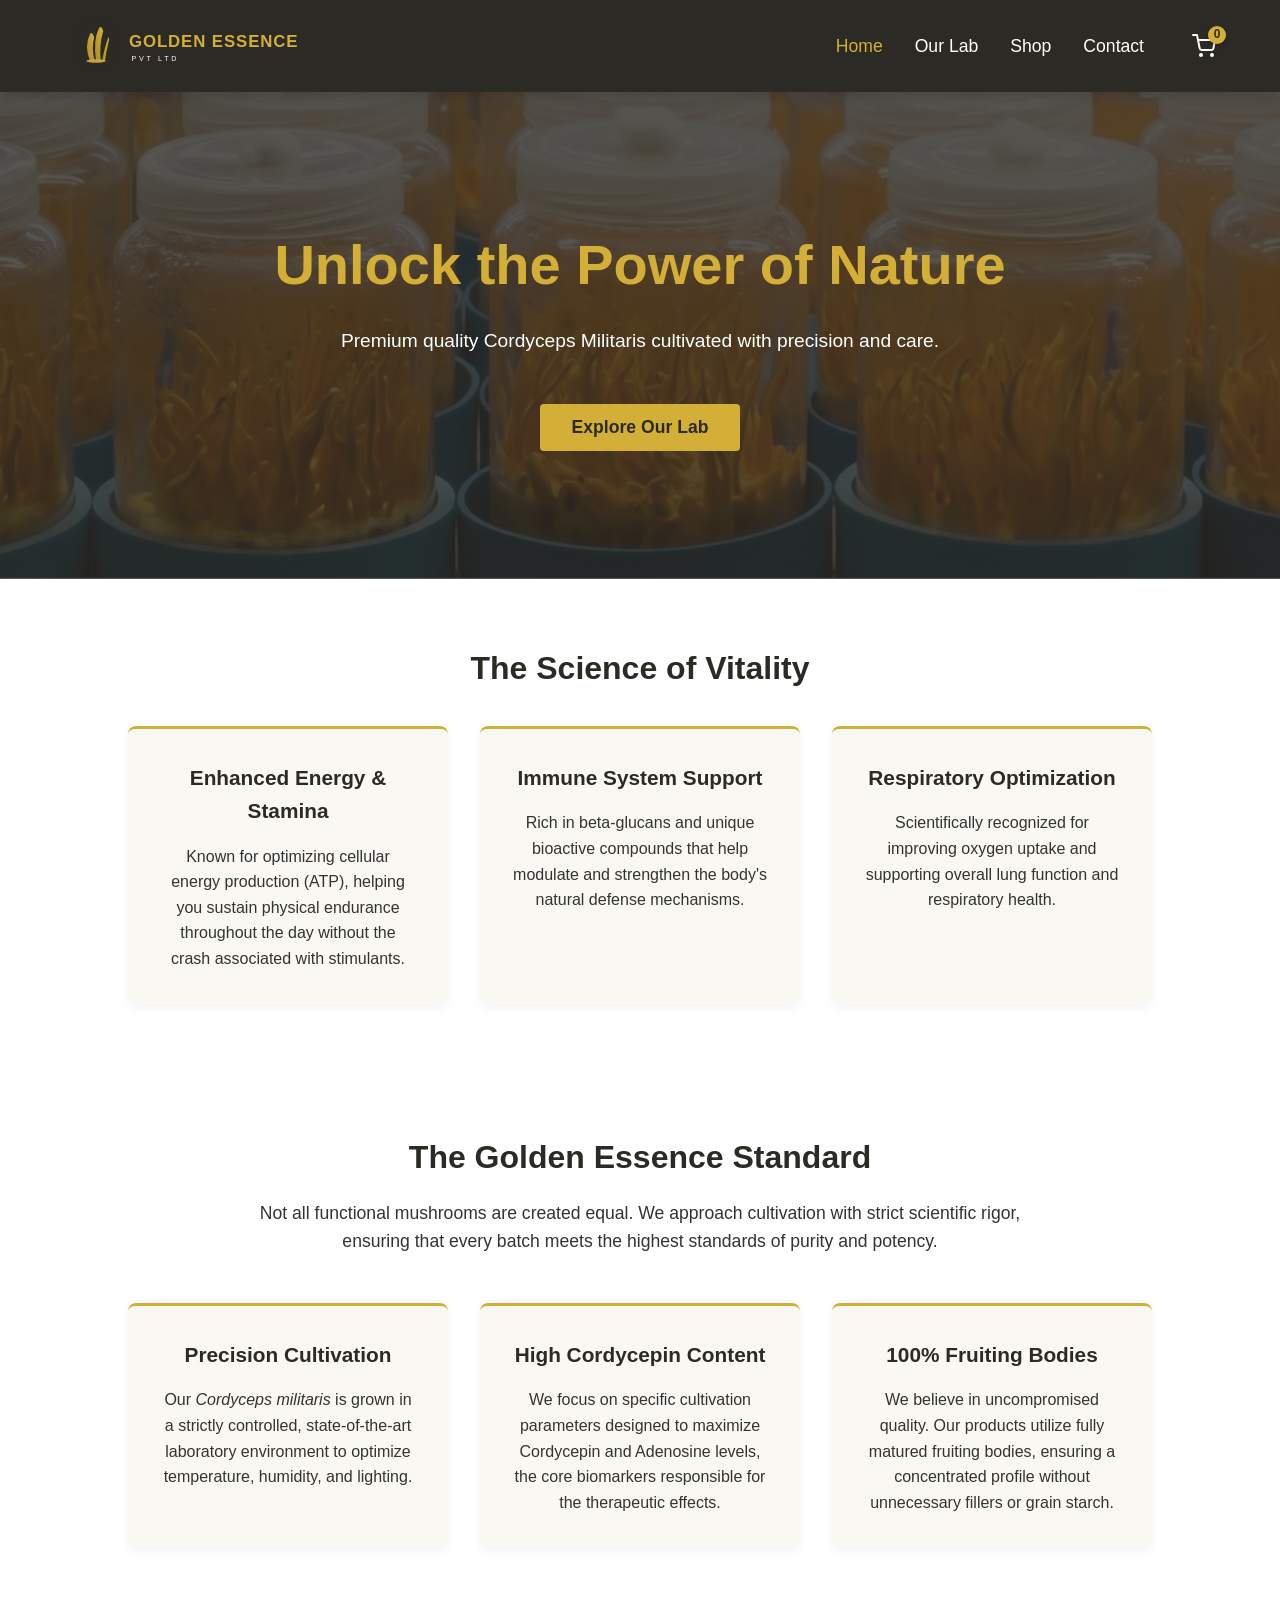
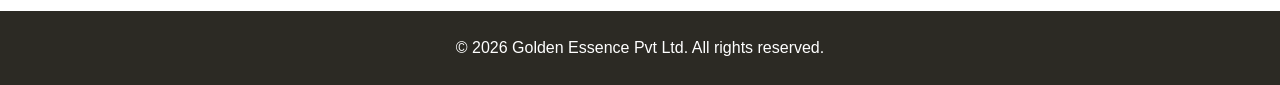
<file: index.html>
<!DOCTYPE html>
<html lang="en">
<head>
    <meta charset="UTF-8">
    <meta name="viewport" content="width=device-width, initial-scale=1.0">
    <title>Golden Essence Pvt Ltd | Home</title>
    <link rel="stylesheet" href="styles.css">
</head>
<body>
    <header id="main-header"></header>

    <main>
        <section class="hero">
            <div class="hero-content">
                <h1>Unlock the Power of Nature</h1>
                <p>Premium quality Cordyceps Militaris cultivated with precision and care.</p>
                <a href="lab.html" style="text-decoration: none;">
                    <button class="cta-btn">Explore Our Lab</button>
                </a>
            </div>
        </section>

        <section class="info-section">
            <h2>The Science of Vitality</h2>
            <div class="grid-container">
                <div class="grid-card">
                    <h3>Enhanced Energy & Stamina</h3>
                    <p>Known for optimizing cellular energy production (ATP), helping you sustain physical endurance throughout the day without the crash associated with stimulants.</p>
                </div>
                <div class="grid-card">
                    <h3>Immune System Support</h3>
                    <p>Rich in beta-glucans and unique bioactive compounds that help modulate and strengthen the body's natural defense mechanisms.</p>
                </div>
                <div class="grid-card">
                    <h3>Respiratory Optimization</h3>
                    <p>Scientifically recognized for improving oxygen uptake and supporting overall lung function and respiratory health.</p>
                </div>
            </div>
        </section>

        <section class="info-section">
            <h2>The Golden Essence Standard</h2>
            <p class="section-intro">Not all functional mushrooms are created equal. We approach cultivation with strict scientific rigor, ensuring that every batch meets the highest standards of purity and potency.</p>
            
            <div class="grid-container">
                <div class="grid-card">
                    <h3>Precision Cultivation</h3>
                    <p>Our <em>Cordyceps militaris</em> is grown in a strictly controlled, state-of-the-art laboratory environment to optimize temperature, humidity, and lighting.</p>
                </div>
                <div class="grid-card">
                    <h3>High Cordycepin Content</h3>
                    <p>We focus on specific cultivation parameters designed to maximize Cordycepin and Adenosine levels, the core biomarkers responsible for the therapeutic effects.</p>
                </div>
                <div class="grid-card">
                    <h3>100% Fruiting Bodies</h3>
                    <p>We believe in uncompromised quality. Our products utilize fully matured fruiting bodies, ensuring a concentrated profile without unnecessary fillers or grain starch.</p>
                </div>
            </div>
        </section>
    </main>

    <footer id="main-footer"></footer>
    <script src="script.js"></script>
</body>
</html>
</file>
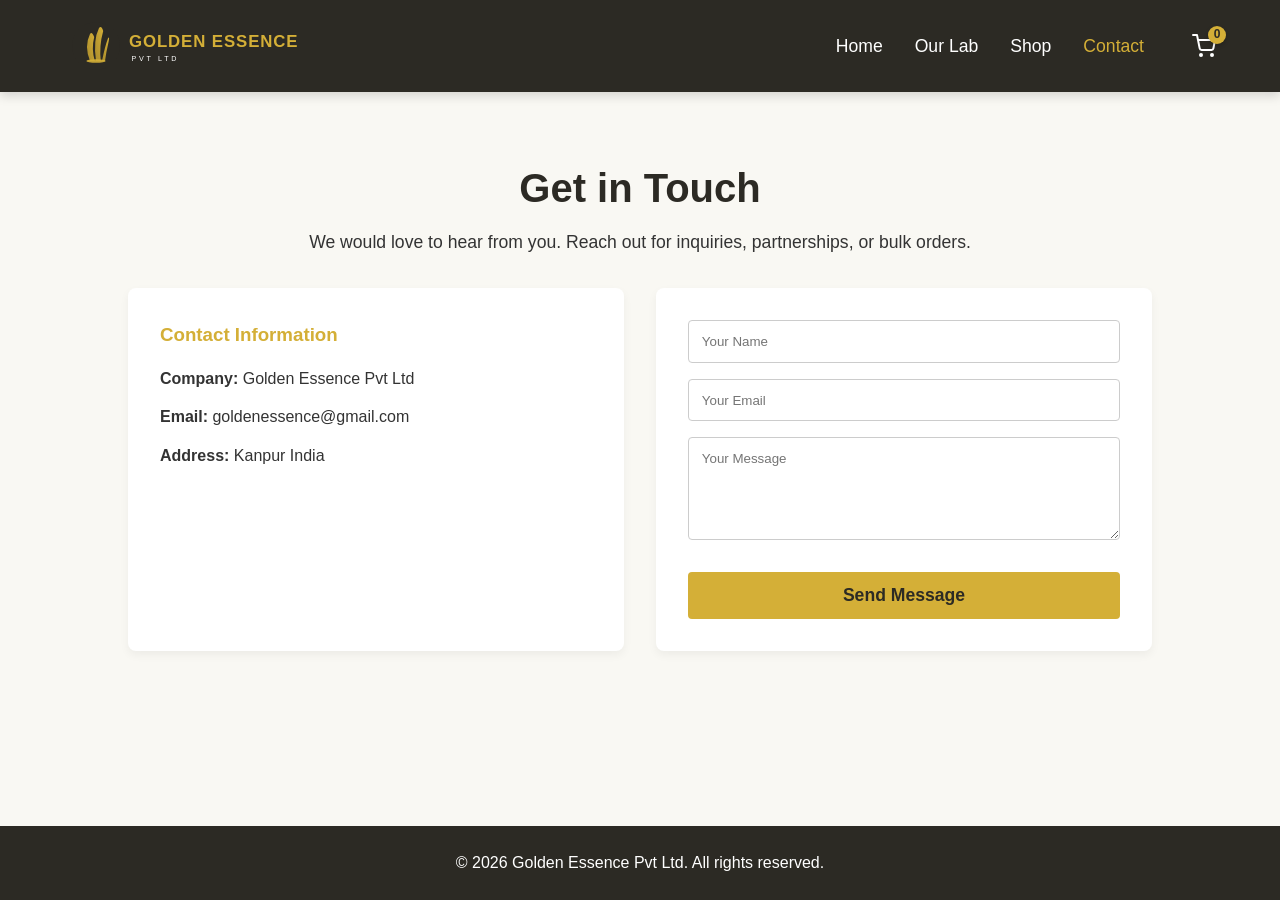
<file: contact.html>
<!DOCTYPE html>
<html lang="en">
<head>
    <meta charset="UTF-8">
    <meta name="viewport" content="width=device-width, initial-scale=1.0">
    <title>Contact | Golden Essence Pvt Ltd</title>
    <link rel="stylesheet" href="styles.css">
</head>
<body>
    <header id="main-header"></header>

    <main>
        <div class="section-header">
            <h2>Get in Touch</h2>
            <p>We would love to hear from you. Reach out for inquiries, partnerships, or bulk orders.</p>
        </div>
        <div class="contact-container">
            <div class="contact-info">
                <h3>Contact Information</h3>
                <p><strong>Company:</strong> Golden Essence Pvt Ltd</p>
                <p><strong>Email:</strong> goldenessence@gmail.com</p>
                <p><strong>Address:</strong> Kanpur India</p>
            </div>
            <form class="contact-form" onsubmit="event.preventDefault(); alert('Thank you for reaching out! We will get back to you soon.');">
                <input type="text" placeholder="Your Name" required>
                <input type="email" placeholder="Your Email" required>
                <textarea placeholder="Your Message" rows="5" required></textarea>
                <button type="submit" class="cta-btn">Send Message</button>
            </form>
        </div>
    </main>

    <footer id="main-footer"></footer>
    <script src="script.js"></script>
</body>
</html>
</file>
<file: styles.css>
/* --- Global Styles & Variables --- */
:root {
    --gold: #D4AF37;
    --dark-gold: #AA8C2C;
    --earth-dark: #2C2A24;
    --earth-light: #F9F8F3;
    --text-color: #333;
    --white: #FFFFFF;
}

* {
    margin: 0;
    padding: 0;
    box-sizing: border-box;
    font-family: 'Segoe UI', Tahoma, Geneva, Verdana, sans-serif;
}

body {
    background-color: var(--earth-light);
    color: var(--text-color);
    line-height: 1.6;
    display: flex;
    flex-direction: column;
    min-height: 100vh;
}


/* Pushes the footer to the bottom of the page */
main {
    flex: 1; 
}

/* --- Utilities --- */
.container {
    max-width: 1200px;
    margin: 0 auto;
    padding: 0 5%;
}

.text-center { text-align: center; }
.bg-light { background-color: var(--white); }
.bg-dark { background-color: var(--earth-dark); color: var(--white); }

/* --- Navigation & Logo --- */
header {
    background-color: var(--earth-dark) !important; /* Forces the color to stay */
    color: var(--gold);
    padding: 1rem 5%;
    display: flex;
    justify-content: space-between;
    align-items: center;
    box-shadow: 0 4px 10px rgba(0,0,0,0.15);
    
    /* Bulletproof Sticky Setup */
    position: -webkit-sticky; /* Required for Safari browsers */
    position: sticky;
    top: 0;
    z-index: 1000; 
}

.logo {
    display: flex;
    align-items: center;
    cursor: pointer;
    font-weight: bold;
    font-size: 1.5rem;
    color: var(--gold);
}

nav ul {
    list-style: none;
    display: flex;
    gap: 2rem;
}

nav a {
    color: var(--white);
    text-decoration: none;
    font-size: 1.1rem;
    transition: color 0.3s ease;
}

nav a:hover, nav a.active {
    color: var(--gold);
}

/* --- Typography & Shared Buttons --- */
.section-header {
    text-align: center;
    padding: 4rem 0 2rem;
}

.section-header h2 {
    color: var(--earth-dark);
    font-size: 2.5rem;
    margin-bottom: 0.5rem;
}

.section-header p {
    color: var(--text-color);
    font-size: 1.1rem;
    max-width: 700px;
    margin: 0 auto;
}

.cta-btn, .btn {
    display: inline-block;
    background-color: var(--gold);
    color: var(--earth-dark);
    border: none;
    padding: 0.8rem 2rem;
    font-size: 1.1rem;
    font-weight: bold;
    cursor: pointer;
    border-radius: 4px;
    text-decoration: none;
    transition: background-color 0.3s ease;
    margin-top: 1rem;
}

.cta-btn:hover, .btn:hover {
    background-color: var(--dark-gold);
}

/* --- Home Page --- */
.hero {
    background: linear-gradient(rgba(44, 42, 36, 0.8), rgba(44, 42, 36, 0.8)), url('images/bg-image.png') center/cover;
    color: var(--white);
    text-align: center;
    padding: 8rem 2rem;
}

.hero h1 {
    font-size: 3.5rem;
    color: var(--gold);
    margin-bottom: 1rem;
}

.hero p {
    font-size: 1.2rem;
    margin-bottom: 2rem;
    max-width: 600px;
    margin-left: auto;
    margin-right: auto;
}

.info-section {
    padding: 4rem 10%;
    text-align: center;
    background-color: var(--white);
}

.info-section h2 {
    color: var(--earth-dark);
    margin-bottom: 1rem;
    font-size: 2rem;
}

.section-intro {
    max-width: 800px;
    margin: 0 auto 3rem auto;
    color: var(--text-color);
    font-size: 1.1rem;
}

/* --- Shared Grid Layouts --- */
.grid-container, .grid-3-col {
    display: grid;
    grid-template-columns: repeat(auto-fit, minmax(280px, 1fr)); 
    gap: 2rem;
    margin-top: 2rem;
}

.grid-card, .process-card {
    background-color: var(--earth-light);
    padding: 2rem;
    border-radius: 8px;
    box-shadow: 0 4px 10px rgba(0,0,0,0.05);
    border-top: 3px solid var(--gold); 
    transition: transform 0.3s ease;
}

.grid-card:hover, .process-card:hover {
    transform: translateY(-5px);
}

.grid-card h3, .process-card h3 {
    color: var(--earth-dark);
    font-size: 1.3rem;
    margin-bottom: 1rem;
}

.grid-card p, .process-card p {
    color: var(--text-color);
    font-size: 1rem;
    margin: 0;
}

/* =========================================
   Lab Page Enhancements
   ========================================= */

.lab-hero {
    background-color: var(--white);
    text-align: center;
    padding: 6rem 2rem;
    border-bottom: 1px solid #eaeaea;
}

.lab-hero h1 {
    font-size: 3rem;
    color: var(--earth-dark);
    margin-bottom: 10px;
}

.lab-hero .subtitle {
    font-size: 1.5rem;
    color: var(--gold);
    margin-bottom: 20px;
    font-weight: bold;
}

.lab-hero p:last-child {
    max-width: 700px;
    margin: 0 auto;
    font-size: 1.2rem;
}

.lab-process, .lab-tech, .lab-gallery {
    padding: 4rem 0;
}

.tech-list {
    list-style: none;
    max-width: 800px;
    margin: 0 auto;
}

.tech-list li {
    background: var(--earth-light);
    margin-bottom: 15px;
    padding: 20px;
    border-radius: 8px;
    border-left: 4px solid var(--gold);
}

.lab-cta {
    padding: 5rem 0;
}

.lab-cta h2 {
    color: var(--gold);
    margin-bottom: 1rem;
}

/* Enhanced Gallery */
.gallery {
    display: grid;
    grid-template-columns: repeat(auto-fit, minmax(300px, 1fr));
    gap: 2rem;
}

.gallery-item {
    background: var(--white);
    border-radius: 8px;
    overflow: hidden;
    box-shadow: 0 4px 10px rgba(0,0,0,0.05);
    transition: transform 0.3s ease;
}

.gallery-item:hover {
    transform: translateY(-5px);
}

.gallery-item img {
    width: 100%;
    height: 250px;
    object-fit: cover;
    display: block;
}

.gallery-caption {
    padding: 1.5rem;
    text-align: center;
}

.gallery-caption h4 {
    color: var(--earth-dark);
    font-size: 1.2rem;
    margin-bottom: 0.5rem;
}

.gallery-caption p {
    color: var(--text-color);
}

/* --- Contact Page --- */
.contact-container {
    display: flex;
    flex-wrap: wrap;
    gap: 2rem;
    padding: 0 10% 4rem;
}

.contact-info, .contact-form {
    flex: 1;
    min-width: 300px;
    background: var(--white);
    padding: 2rem;
    border-radius: 8px;
    box-shadow: 0 4px 10px rgba(0,0,0,0.05);
}

.contact-info h3 {
    margin-bottom: 1rem;
    color: var(--gold);
}

.contact-info p {
    margin-bottom: 0.8rem;
}

.contact-form {
    display: flex;
    flex-direction: column;
    gap: 1rem;
}

.contact-form input, .contact-form textarea {
    width: 100%;
    padding: 0.8rem;
    border: 1px solid #ccc;
    border-radius: 4px;
    font-family: inherit;
}

/* --- Footer --- */
footer {
    background-color: var(--earth-dark);
    color: var(--white);
    text-align: center;
    padding: 1.5rem 0;
    margin-top: auto;
}

/* --- Mobile Responsiveness Adjustments --- */
@media (max-width: 768px) {
    header {
        flex-direction: column;
        gap: 1rem;
        text-align: center;
    }
    
    nav ul {
        flex-wrap: wrap;
        justify-content: center;
        gap: 1rem;
    }
    
    .hero, .lab-hero {
        padding: 5rem 1rem;
    }
    
    .hero h1, .lab-hero h1 {
        font-size: 2.5rem;
    }
    
    .info-section {
        padding: 3rem 5%;
    }
}


/* =========================================
   Premium Shop Page Styles
   ========================================= */

.shop-hero {
    position: relative;
    background: url('images/lab3.jpg') center/cover no-repeat; /* Uses your existing image */
    color: var(--white);
    padding: 8rem 2rem;
    display: flex;
    align-items: center;
    justify-content: center;
    border-bottom: 4px solid var(--gold);
}

.shop-hero-overlay {
    position: absolute;
    top: 0;
    left: 0;
    width: 100%;
    height: 100%;
    background: linear-gradient(to bottom, rgba(44, 42, 36, 0.7), rgba(44, 42, 36, 0.9));
    z-index: 1;
}

.shop-hero-content {
    position: relative;
    z-index: 2;
}

.shop-hero h1 {
    font-size: 3.5rem;
    color: var(--gold);
    margin-bottom: 1rem;
    letter-spacing: 1px;
}

.shop-hero p {
    font-size: 1.25rem;
    max-width: 650px;
    margin: 0 auto;
    color: var(--earth-light);
}

.shop-section {
    padding: 5rem 0 7rem 0;
}

.product-grid {
    display: grid;
    grid-template-columns: repeat(auto-fit, minmax(300px, 1fr));
    gap: 3rem;
}

/* Premium Card Styling */
.product-card {
    background: var(--white);
    border-radius: 12px;
    overflow: hidden;
    box-shadow: 0 10px 30px rgba(0,0,0,0.05);
    transition: all 0.4s ease;
    position: relative;
    display: flex;
    flex-direction: column;
    border: 1px solid rgba(0,0,0,0.03);
}

.product-card:hover {
    transform: translateY(-10px);
    box-shadow: 0 15px 40px rgba(0,0,0,0.1);
}

/* Image Hover Zoom Effect */
.product-image-wrapper {
    width: 100%;
    height: 300px;
    overflow: hidden; /* Keeps the zoomed image inside the card */
}

.product-img {
    width: 100%;
    height: 100%;
    object-fit: cover;
    transition: transform 0.6s ease;
}

.product-card:hover .product-img {
    transform: scale(1.08); /* Smooth zoom on hover */
}

/* Badge Styling */
.badge {
    position: absolute;
    top: 20px;
    right: 20px;
    background-color: var(--earth-dark);
    color: var(--gold);
    padding: 6px 16px;
    font-size: 0.8rem;
    font-weight: bold;
    text-transform: uppercase;
    letter-spacing: 1px;
    border-radius: 30px;
    z-index: 3;
    box-shadow: 0 4px 10px rgba(0,0,0,0.15);
}

/* Product Information Layout */
.product-info {
    padding: 2rem;
    display: flex;
    flex-direction: column;
    flex-grow: 1;
}

.product-category {
    font-size: 0.85rem;
    color: var(--gold);
    text-transform: uppercase;
    letter-spacing: 1.5px;
    margin-bottom: 0.5rem;
    font-weight: 600;
}

.product-info h3 {
    color: var(--earth-dark);
    font-size: 1.4rem;
    margin-bottom: 1rem;
    line-height: 1.3;
}

.product-desc {
    color: #666;
    font-size: 1rem;
    margin-bottom: 2rem;
    flex-grow: 1;
    line-height: 1.6;
}

/* Pricing and Button Row */
.product-bottom {
    display: flex;
    justify-content: space-between;
    align-items: center;
    margin-top: auto;
    padding-top: 1.5rem;
    border-top: 1px solid #f0f0f0;
}

.price {
    font-size: 1.5rem;
    font-weight: 700;
    color: var(--earth-dark);
}

.btn-add-cart {
    background-color: transparent;
    color: var(--earth-dark);
    border: 2px solid var(--earth-dark);
    padding: 0.7rem 1.5rem;
    border-radius: 6px;
    font-weight: 600;
    cursor: pointer;
    transition: all 0.3s ease;
    margin-top: 0;
}

.btn-add-cart:hover {
    background-color: var(--earth-dark);
    color: var(--gold);
}


/* =========================================
   Shopping Cart Icon & Badge Styles
   ========================================= */

.cart-nav-item {
    display: flex;
    align-items: center;
    margin-left: 1rem;
}

.cart-icon-link {
    position: relative;
    color: var(--white);
    display: flex;
    align-items: center;
    transition: color 0.3s ease;
}

.cart-icon-link:hover {
    color: var(--gold);
}

.cart-badge {
    position: absolute;
    top: -8px;
    right: -10px;
    background-color: var(--gold);
    color: var(--earth-dark);
    font-size: 0.75rem;
    font-weight: bold;
    min-width: 18px;
    height: 18px;
    border-radius: 50%;
    display: flex;
    align-items: center;
    justify-content: center;
    padding: 0 4px;
    box-shadow: 0 2px 4px rgba(0,0,0,0.2);
}

/* Animation class triggered by JavaScript */
@keyframes pop {
    0% { transform: scale(1); }
    50% { transform: scale(1.4); }
    100% { transform: scale(1); }
}

.pop-animation {
    animation: pop 0.3s ease-in-out;
}


/* =========================================
   Slide-Out Cart Drawer Styles
   ========================================= */

/* Dark overlay behind the cart */
.cart-overlay {
    position: fixed;
    top: 0;
    left: 0;
    width: 100%;
    height: 100%;
    background: rgba(0, 0, 0, 0.6);
    z-index: 999;
    opacity: 0;
    visibility: hidden;
    transition: all 0.3s ease;
}

.cart-overlay.active {
    opacity: 1;
    visibility: visible;
}

/* The Cart Drawer */
.cart-drawer {
    position: fixed;
    top: 0;
    right: -450px; /* Hidden off-screen by default */
    width: 400px;
    max-width: 100vw; /* Ensures it fits on mobile screens */
    height: 100%;
    background-color: var(--white);
    box-shadow: -5px 0 15px rgba(0,0,0,0.1);
    z-index: 1000;
    display: flex;
    flex-direction: column;
    transition: right 0.4s cubic-bezier(0.25, 0.8, 0.25, 1); /* Smooth slide */
}

.cart-drawer.active {
    right: 0; /* Slides into view */
}

.cart-header {
    padding: 1.5rem;
    border-bottom: 1px solid #eaeaea;
    display: flex;
    justify-content: space-between;
    align-items: center;
    background-color: var(--earth-dark);
    color: var(--gold);
}

.cart-header h2 {
    font-size: 1.5rem;
    margin: 0;
}

.close-cart {
    background: none;
    border: none;
    font-size: 2rem;
    color: var(--white);
    cursor: pointer;
    transition: color 0.3s;
}

.close-cart:hover {
    color: var(--gold);
}

/* Cart Items Container */
.cart-items {
    flex-grow: 1;
    overflow-y: auto;
    padding: 1.5rem;
}

.empty-cart-msg {
    text-align: center;
    color: var(--text-color);
    margin-top: 2rem;
    font-style: italic;
}

/* Individual Cart Item */
.cart-item {
    display: flex;
    gap: 1rem;
    padding-bottom: 1.5rem;
    margin-bottom: 1.5rem;
    border-bottom: 1px solid #eaeaea;
}

.cart-item-img {
    width: 80px;
    height: 80px;
    object-fit: cover;
    border-radius: 6px;
    border: 1px solid #f0f0f0;
}

.cart-item-details {
    flex-grow: 1;
}

.cart-item-title {
    font-size: 1rem;
    color: var(--earth-dark);
    margin-bottom: 0.25rem;
    line-height: 1.2;
}

.cart-item-price {
    font-weight: bold;
    color: var(--gold);
    display: block;
    margin-bottom: 0.5rem;
}

/* Quantity and Remove Controls */
.cart-qty-controls {
    display: flex;
    align-items: center;
    gap: 10px;
}

.qty-btn {
    background: var(--earth-light);
    border: 1px solid #ddd;
    color: var(--earth-dark);
    width: 25px;
    height: 25px;
    display: flex;
    align-items: center;
    justify-content: center;
    border-radius: 4px;
    cursor: pointer;
    font-weight: bold;
    transition: all 0.2s;
}

.qty-btn:hover {
    background: var(--gold);
    color: var(--white);
    border-color: var(--gold);
}

.qty-display {
    font-size: 0.9rem;
    min-width: 20px;
    text-align: center;
}

.remove-btn {
    background: none;
    border: none;
    color: #cc0000;
    font-size: 0.85rem;
    text-decoration: underline;
    cursor: pointer;
    margin-left: auto;
}

/* Cart Footer (Total & Checkout) */
.cart-footer {
    padding: 1.5rem;
    background: var(--earth-light);
    border-top: 1px solid #eaeaea;
}

.cart-total-row {
    display: flex;
    justify-content: space-between;
    font-size: 1.25rem;
    font-weight: bold;
    color: var(--earth-dark);
    margin-bottom: 0.5rem;
}

.cart-taxes-note {
    font-size: 0.85rem;
    color: #666;
    margin-bottom: 1.5rem;
    text-align: center;
}

.btn-checkout {
    width: 100%;
    background-color: var(--earth-dark);
    color: var(--gold);
    padding: 1rem;
    font-size: 1.1rem;
}

.btn-checkout:hover {
    background-color: var(--gold);
    color: var(--earth-dark);
}

/* =========================================
   Inline Shop Page Quantity Controls
   ========================================= */

.in-cart-controls {
    display: flex;
    align-items: center;
    background-color: var(--earth-dark);
    border-radius: 6px;
    height: 42px; /* Matches the button height */
    box-shadow: 0 4px 10px rgba(0,0,0,0.1);
    border: 2px solid var(--earth-dark);
}

.inline-qty-btn {
    background: transparent;
    border: none;
    color: var(--gold);
    width: 35px;
    height: 100%;
    font-size: 1.2rem;
    font-weight: bold;
    cursor: pointer;
    transition: background 0.2s, color 0.2s;
    display: flex;
    align-items: center;
    justify-content: center;
}

.inline-qty-btn:hover {
    background: var(--gold);
    color: var(--earth-dark);
}

.inline-qty-display {
    color: var(--white);
    font-weight: bold;
    min-width: 30px;
    text-align: center;
    font-size: 1rem;
}
</file>
